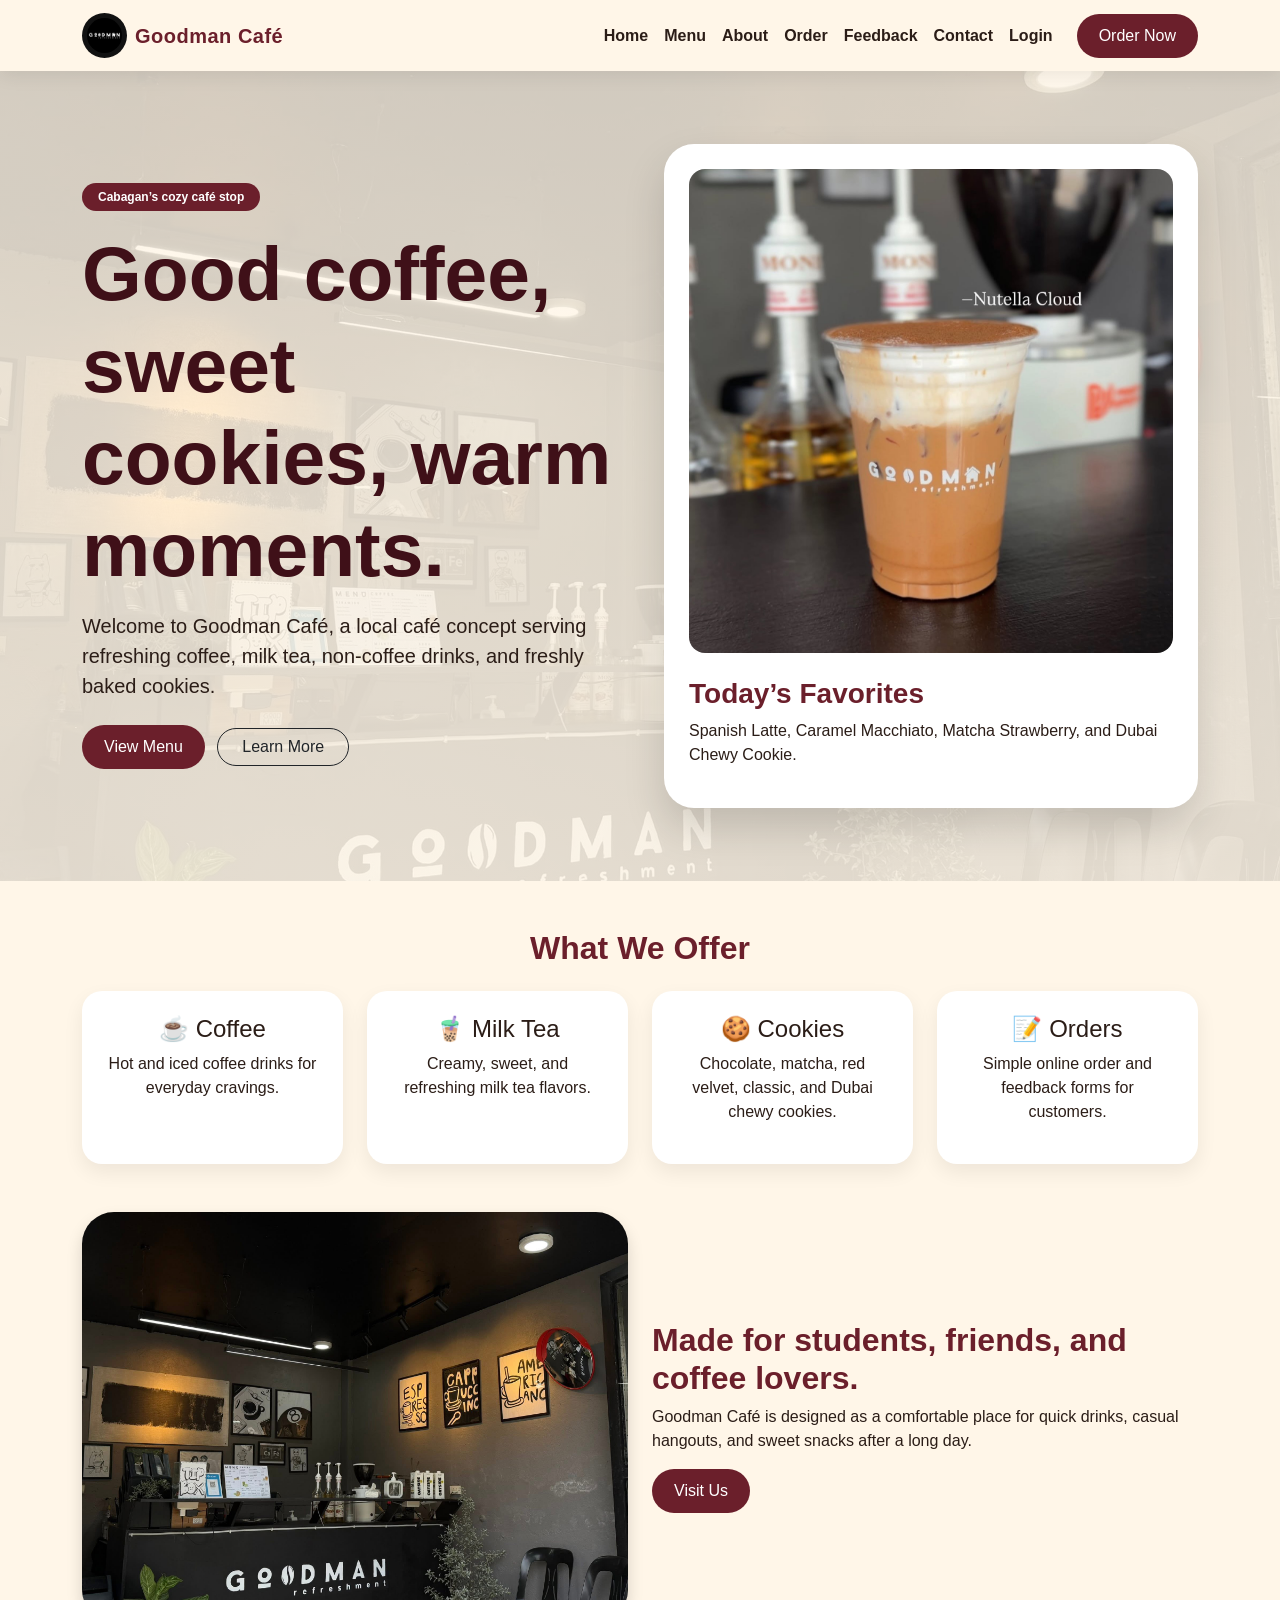
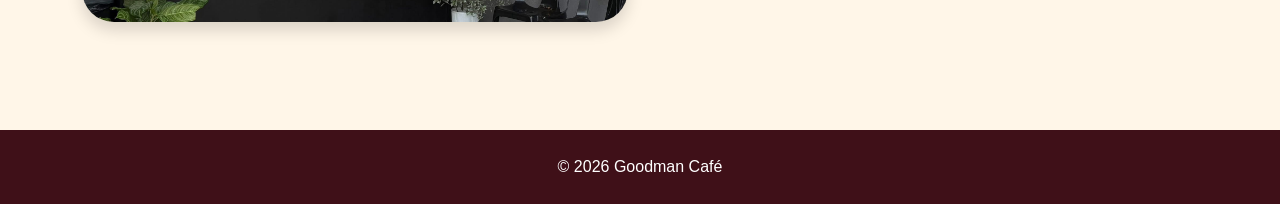
<file: index.html>
<!DOCTYPE html>
<html lang="en">
<head>
    <meta charset="UTF-8">
    <meta name="viewport" content="width=device-width, initial-scale=1.0">
    <title>Goodman Café | Home</title>

    <link href="https://cdn.jsdelivr.net/npm/bootstrap@5.3.3/dist/css/bootstrap.min.css" rel="stylesheet">
    <link rel="stylesheet" href="style.css">
</head>
<body>

    

<nav class="navbar navbar-expand-lg sticky-top">
    <div class="container">
<a class="navbar-brand d-flex align-items-center gap-2" href="index.html">
    <img src="logo.JPEG" alt="Goodman Refreshment Logo" class="nav-logo">
    Goodman Café
</a>        <button class="navbar-toggler" type="button" data-bs-toggle="collapse" data-bs-target="#navMenu">
            <span class="navbar-toggler-icon"></span>
        </button>

        <div class="collapse navbar-collapse" id="navMenu">
            <ul class="navbar-nav ms-auto">
                
                <li class="nav-item"><a class="nav-link" href="index.html">Home</a></li>
                <li class="nav-item"><a class="nav-link" href="menu.html">Menu</a></li>
                <li class="nav-item"><a class="nav-link" href="about.html">About</a></li>
                <li class="nav-item"><a class="nav-link" href="order.html">Order</a></li>
                <li class="nav-item"><a class="nav-link" href="feedback.html">Feedback</a></li>
                <li class="nav-item"><a class="nav-link" href="contact.html">Contact</a></li>
                <li class="nav-item"><a class="nav-link" href="login.html">Login</a></li>
            </ul>
            <a href="order.html" class="btn btn-wine ms-lg-3">Order Now</a>
        </div>
    </div>
</nav>

<section class="hero goodman-hero">
    <div class="container">
        <div class="row align-items-center g-5">
            <div class="col-lg-6">
                <span class="badge badge-wine rounded-pill px-3 py-2 mb-3">Cabagan’s cozy café stop</span>
                <h1>Good coffee, sweet cookies, warm moments.</h1>
                <p class="lead mt-3">
                    Welcome to Goodman Café, a local café concept serving refreshing coffee,
                    milk tea, non-coffee drinks, and freshly baked cookies.
                </p>
                <div class="mt-4">
                    <a href="menu.html" class="btn btn-wine me-2">View Menu</a>
                    <a href="about.html" class="btn btn-outline-dark rounded-pill px-4">Learn More</a>
                </div>
            </div>

            <div class="col-lg-6">
                <div class="hero-card">
                    <img src="best.JPEG"
                class="img-fluid rounded-4" alt="Coffee cup">
                    <h3 class="mt-4 section-title">Today’s Favorites</h3>
                    <p>Spanish Latte, Caramel Macchiato, Matcha Strawberry, and Dubai Chewy Cookie.</p>
                </div>
            </div>
        </div>
    </div>
</section>

<section class="container py-5">
    <h2 class="text-center section-title mb-4">What We Offer</h2>

    <div class="row g-4">
        <div class="col-md-3">
            <div class="feature-box text-center">
                <h4>☕ Coffee</h4>
                <p>Hot and iced coffee drinks for everyday cravings.</p>
            </div>
        </div>

        <div class="col-md-3">
            <div class="feature-box text-center">
                <h4>🧋 Milk Tea</h4>
                <p>Creamy, sweet, and refreshing milk tea flavors.</p>
            </div>
        </div>

        <div class="col-md-3">
            <div class="feature-box text-center">
                <h4>🍪 Cookies</h4>
                <p>Chocolate, matcha, red velvet, classic, and Dubai chewy cookies.</p>
            </div>
        </div>

        <div class="col-md-3">
            <div class="feature-box text-center">
                <h4>📝 Orders</h4>
                <p>Simple online order and feedback forms for customers.</p>
            </div>
        </div>
    </div>
</section>

<section class="container pb-5">
    <div class="row g-4 align-items-center">
        <div class="col-md-6">
            <img src="banner.JPEG"
                class="img-fluid rounded-5 shadow" alt="Cafe interior">
        </div>

        <div class="col-md-6">
            <h2 class="section-title">Made for students, friends, and coffee lovers.</h2>
            <p>
                Goodman Café is designed as a comfortable place for quick drinks,
                casual hangouts, and sweet snacks after a long day.
            </p>
            <a href="contact.html" class="btn btn-wine">Visit Us</a>
        </div>
    </div>
</section>

<footer class="footer text-center">
    <p class="mb-0">© 2026 Goodman Café</p>
</footer>

<script src="https://cdn.jsdelivr.net/npm/bootstrap@5.3.3/dist/js/bootstrap.bundle.min.js"></script>
<script src="script.js"></script>
</body>
</html>
</file>
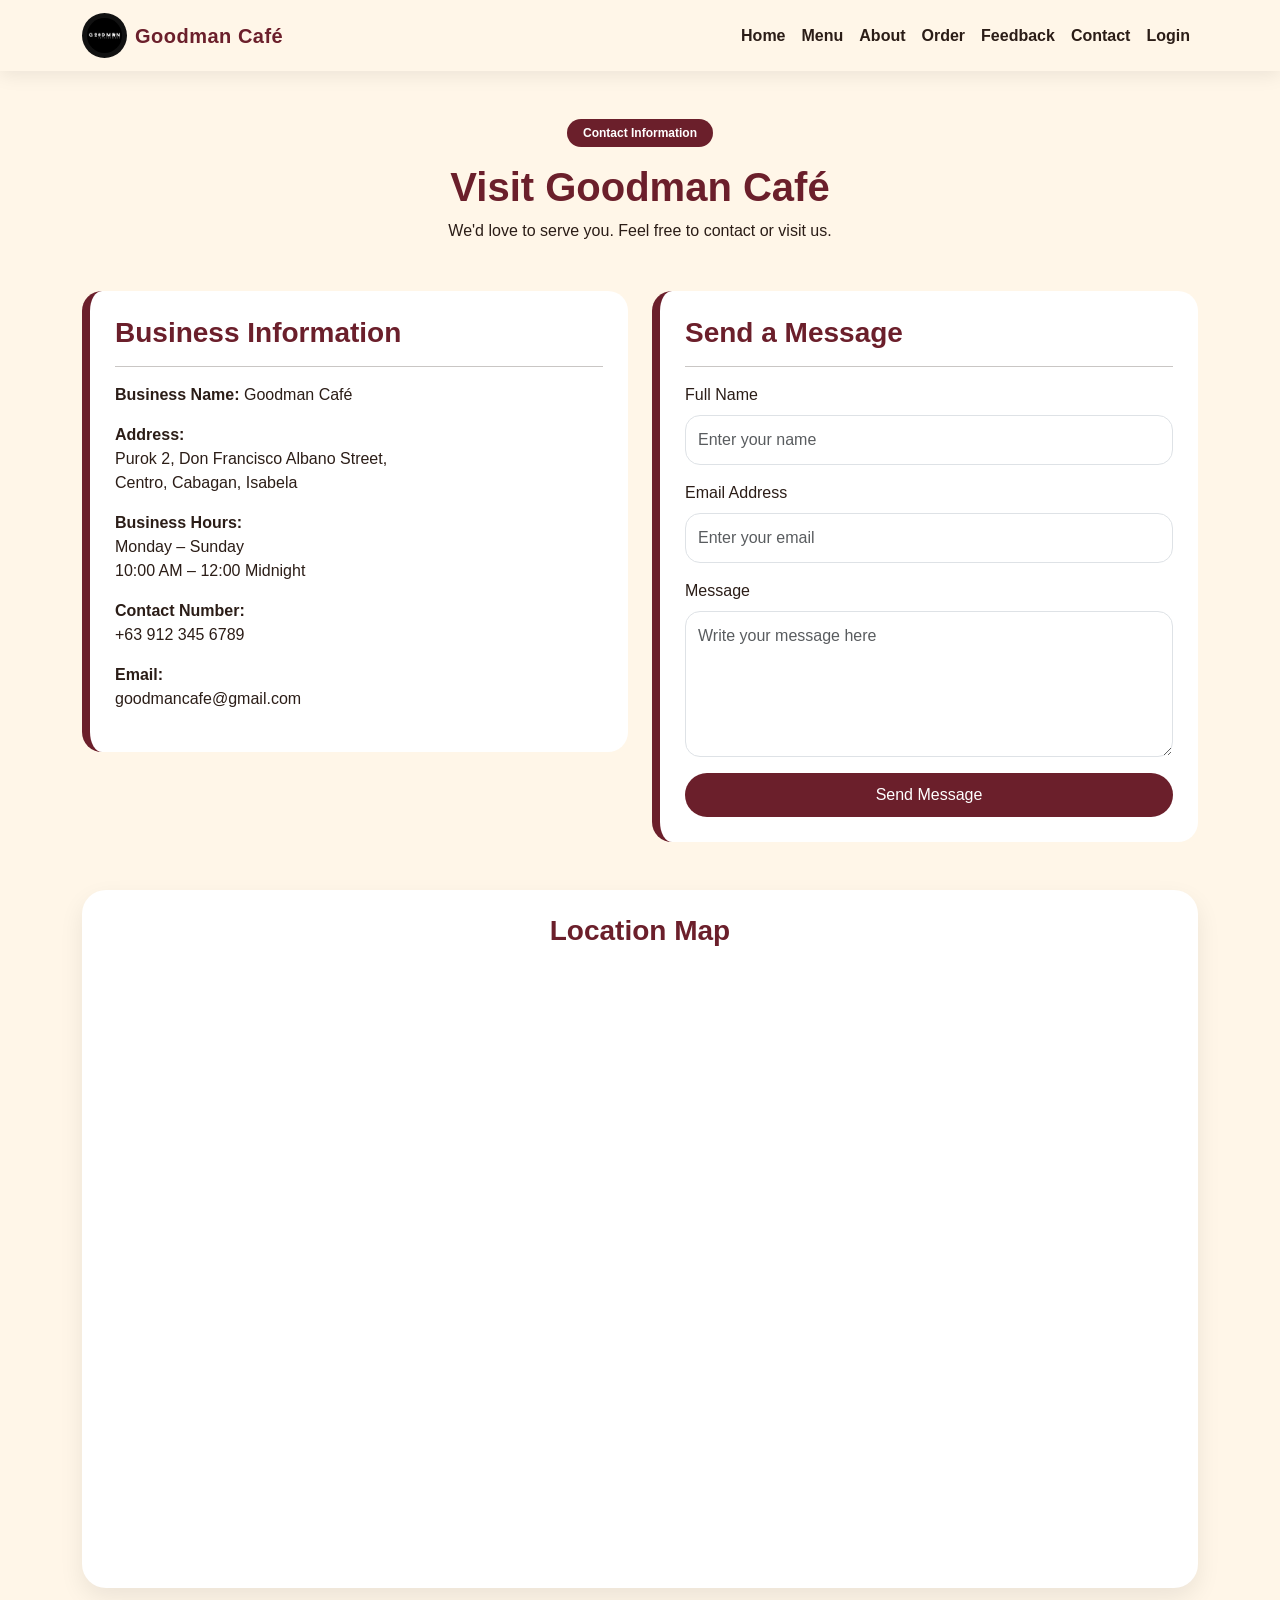
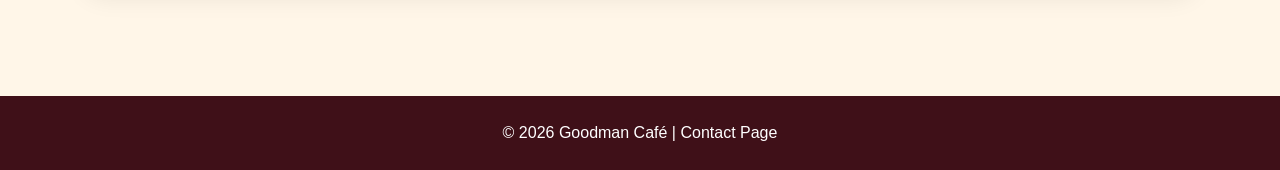
<file: contact.html>
<!DOCTYPE html>
<html lang="en">
<head>
    <meta charset="UTF-8">
    <meta name="viewport" content="width=device-width, initial-scale=1.0">
    <title>Goodman Café | Contact</title>

    <link href="https://cdn.jsdelivr.net/npm/bootstrap@5.3.3/dist/css/bootstrap.min.css" rel="stylesheet">
    <link rel="stylesheet" href="style.css">
</head>
<body>

<nav class="navbar navbar-expand-lg sticky-top">
    <div class="container">
<a class="navbar-brand d-flex align-items-center gap-2" href="index.html">
    <img src="logo.JPEG" alt="Goodman Refreshment Logo" class="nav-logo">
    Goodman Café
</a>
        <button class="navbar-toggler" type="button"
                data-bs-toggle="collapse"
                data-bs-target="#navMenu">
            <span class="navbar-toggler-icon"></span>
        </button>

        <div class="collapse navbar-collapse" id="navMenu">
            <ul class="navbar-nav ms-auto">
                <li class="nav-item"><a class="nav-link" href="index.html">Home</a></li>
                <li class="nav-item"><a class="nav-link" href="menu.html">Menu</a></li>
                <li class="nav-item"><a class="nav-link" href="about.html">About</a></li>
                <li class="nav-item"><a class="nav-link" href="order.html">Order</a></li>
                <li class="nav-item"><a class="nav-link" href="feedback.html">Feedback</a></li>
                <li class="nav-item"><a class="nav-link active" href="contact.html">Contact</a></li>
                <li class="nav-item"><a class="nav-link" href="login.html">Login</a></li>
            </ul>
        </div>
    </div>
</nav>

<section class="container py-5">
    <div class="text-center mb-5">
        <span class="badge badge-wine rounded-pill px-3 py-2">
            Contact Information
        </span>

        <h1 class="section-title mt-3">Visit Goodman Café</h1>

        <p>
            We'd love to serve you. Feel free to contact or visit us.
        </p>
    </div>

    <div class="row g-4">

        <div class="col-lg-6">
            <div class="contact-box">
                <h3 class="section-title">Business Information</h3>

                <hr>

                <p><strong>Business Name:</strong> Goodman Café</p>

                <p>
                    <strong>Address:</strong><br>
                    Purok 2, Don Francisco Albano Street,<br>
                    Centro, Cabagan, Isabela
                </p>

                <p>
                    <strong>Business Hours:</strong><br>
                    Monday – Sunday<br>
                    10:00 AM – 12:00 Midnight
                </p>

                <p>
                    <strong>Contact Number:</strong><br>
                    +63 912 345 6789
                </p>

                <p>
                    <strong>Email:</strong><br>
                    goodmancafe@gmail.com
                </p>
            </div>
        </div>

        <div class="col-lg-6">
            <div class="contact-box">
                <h3 class="section-title">Send a Message</h3>

                <hr>

                <form>
                    <div class="mb-3">
                        <label class="form-label">Full Name</label>
                        <input type="text"
                               class="form-control"
                               placeholder="Enter your name">
                    </div>

                    <div class="mb-3">
                        <label class="form-label">Email Address</label>
                        <input type="email"
                               class="form-control"
                               placeholder="Enter your email">
                    </div>

                    <div class="mb-3">
                        <label class="form-label">Message</label>
                        <textarea class="form-control"
                                  rows="5"
                                  placeholder="Write your message here"></textarea>
                    </div>

                    <button class="btn btn-wine w-100">
                        Send Message
                    </button>
                </form>
            </div>
        </div>

    </div>
</section>

<section class="container pb-5">
    <div class="card p-4">
        <h3 class="section-title text-center mb-3">
            Location Map
        </h3>

        <div class="ratio ratio-16x9">
            <iframe
                src="https://maps.google.com/maps?q=Cabagan%20Isabela&t=&z=13&ie=UTF8&iwloc=&output=embed"
                allowfullscreen>
            </iframe>
        </div>
    </div>
</section>

<footer class="footer text-center">
    <p class="mb-0">
        © 2026 Goodman Café | Contact Page
    </p>
</footer>

<script src="https://cdn.jsdelivr.net/npm/bootstrap@5.3.3/dist/js/bootstrap.bundle.min.js"></script>
<script src="script.js"></script>

</body>
</html>
</file>
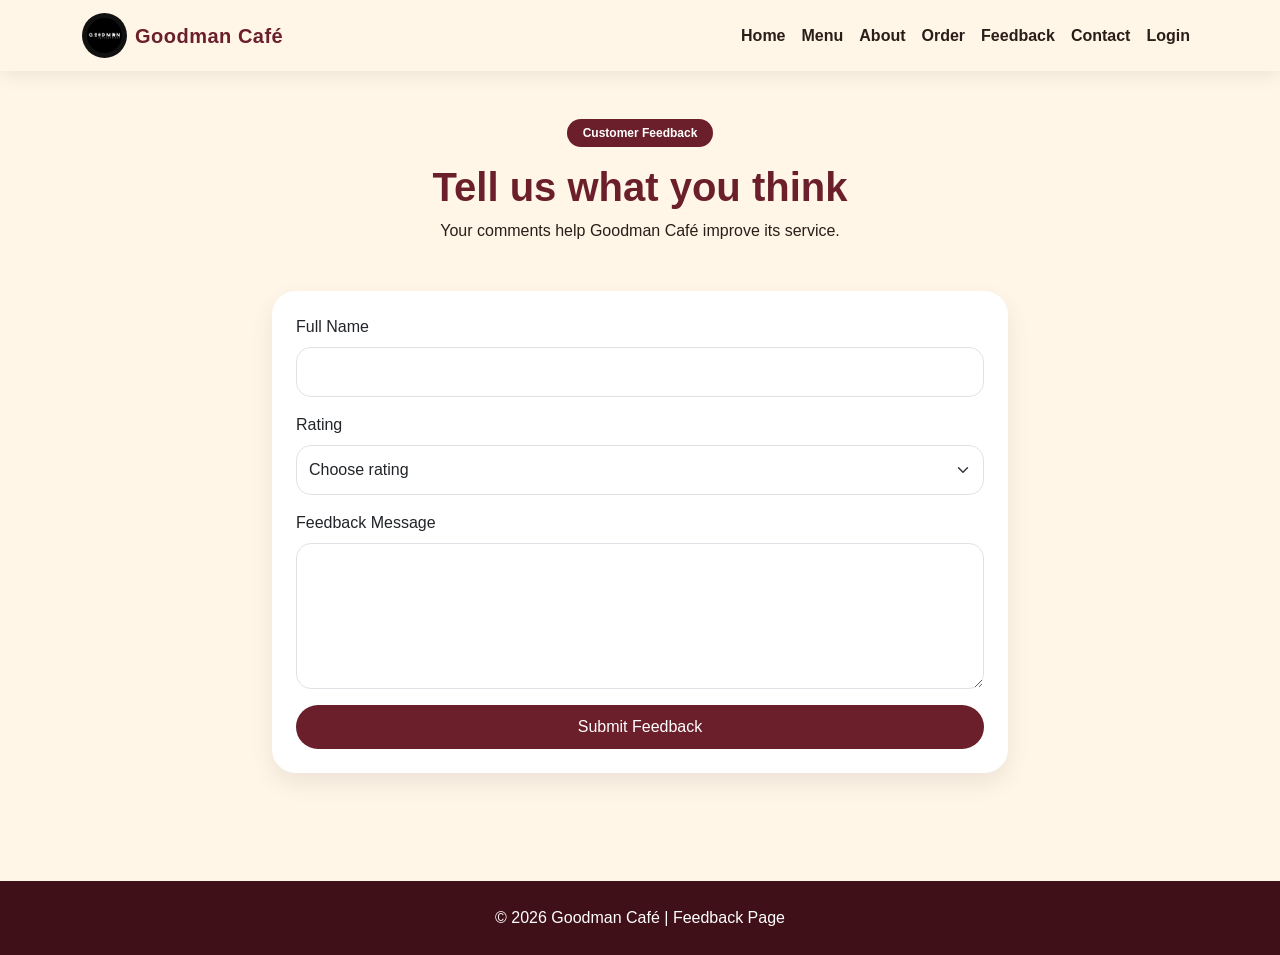
<file: feedback.html>
<!DOCTYPE html>
<html lang="en">
<head>
    <meta charset="UTF-8">
    <meta name="viewport" content="width=device-width, initial-scale=1.0">
    <title>Goodman Café | Feedback</title>

    <link href="https://cdn.jsdelivr.net/npm/bootstrap@5.3.3/dist/css/bootstrap.min.css" rel="stylesheet">
    <link rel="stylesheet" href="style.css">
</head>
<body>

<nav class="navbar navbar-expand-lg sticky-top">
    <div class="container">
<a class="navbar-brand d-flex align-items-center gap-2" href="index.html">
    <img src="logo.JPEG" alt="Goodman Refreshment Logo" class="nav-logo">
    Goodman Café
</a>
        <button class="navbar-toggler" type="button" data-bs-toggle="collapse" data-bs-target="#navMenu">
            <span class="navbar-toggler-icon"></span>
        </button>

        <div class="collapse navbar-collapse" id="navMenu">
            <ul class="navbar-nav ms-auto">
                <li class="nav-item"><a class="nav-link" href="index.html">Home</a></li>
                <li class="nav-item"><a class="nav-link" href="menu.html">Menu</a></li>
                <li class="nav-item"><a class="nav-link" href="about.html">About</a></li>
                <li class="nav-item"><a class="nav-link" href="order.html">Order</a></li>
                <li class="nav-item"><a class="nav-link active" href="feedback.html">Feedback</a></li>
                <li class="nav-item"><a class="nav-link" href="contact.html">Contact</a></li>
                <li class="nav-item"><a class="nav-link" href="login.html">Login</a></li>
            </ul>
        </div>
    </div>
</nav>

<section class="container py-5">
    <div class="text-center mb-5">
        <span class="badge badge-wine rounded-pill px-3 py-2">Customer Feedback</span>
        <h1 class="section-title mt-3">Tell us what you think</h1>
        <p>Your comments help Goodman Café improve its service.</p>
    </div>

    <div class="row justify-content-center">
        <div class="col-lg-8">
            <div class="card p-4">
                <form id="feedbackForm">
                    <div class="mb-3">
                        <label class="form-label">Full Name</label>
                        <input type="text" id="feedbackName" class="form-control" required>
                    </div>

                    <div class="mb-3">
                        <label class="form-label">Rating</label>
                        <select id="rating" class="form-select" required>
                            <option value="">Choose rating</option>
                            <option>5 - Excellent</option>
                            <option>4 - Very Good</option>
                            <option>3 - Good</option>
                            <option>2 - Fair</option>
                            <option>1 - Needs Improvement</option>
                        </select>
                    </div>

                    <div class="mb-3">
                        <label class="form-label">Feedback Message</label>
                        <textarea id="message" class="form-control" rows="5" required></textarea>
                    </div>

                    <button type="submit" class="btn btn-wine w-100">Submit Feedback</button>
                </form>

                <div id="feedbackResult" class="alert alert-success mt-4 d-none"></div>
            </div>
        </div>
    </div>
</section>

<footer class="footer text-center">
    <p class="mb-0">© 2026 Goodman Café | Feedback Page</p>
</footer>

<script src="https://cdn.jsdelivr.net/npm/bootstrap@5.3.3/dist/js/bootstrap.bundle.min.js"></script>
<script src="script.js"></script>
</body>
</html>
</file>
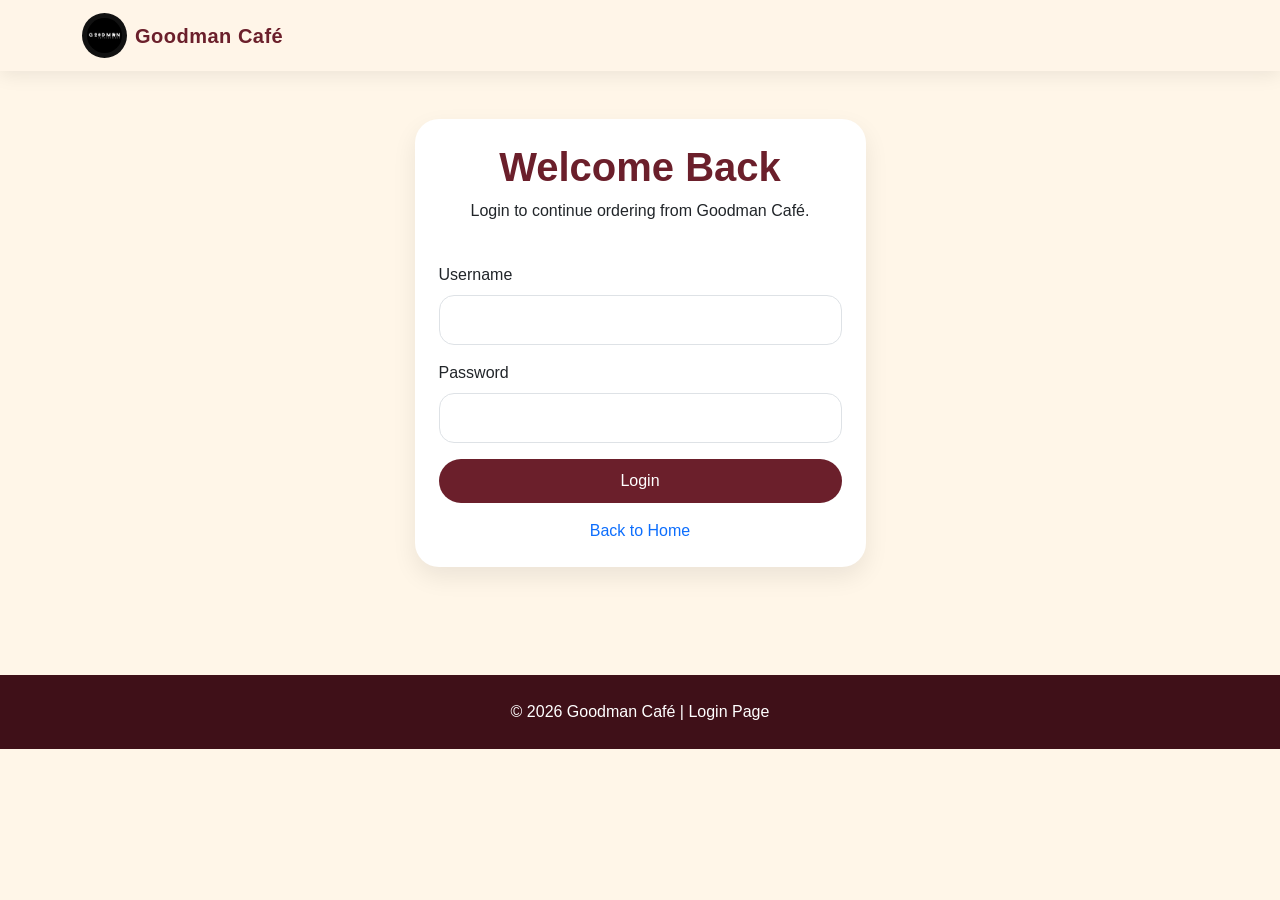
<file: login.html>
<!DOCTYPE html>
<html lang="en">
<head>
    <meta charset="UTF-8">
    <meta name="viewport" content="width=device-width, initial-scale=1.0">
    <title>Goodman Café | Login</title>

    <link href="https://cdn.jsdelivr.net/npm/bootstrap@5.3.3/dist/css/bootstrap.min.css" rel="stylesheet">
    <link rel="stylesheet" href="style.css">
</head>
<body>

<nav class="navbar navbar-expand-lg sticky-top">
    <div class="container">
<a class="navbar-brand d-flex align-items-center gap-2" href="index.html">
    <img src="logo.JPEG" alt="Goodman Refreshment Logo" class="nav-logo">
    Goodman Café
</a>    </div>
</nav>

<section class="container py-5">
    <div class="row justify-content-center align-items-center">
        <div class="col-lg-5">
            <div class="card p-4">
                <div class="text-center mb-4">
                    <h1 class="section-title">Welcome Back</h1>
                    <p>Login to continue ordering from Goodman Café.</p>
                </div>

                <form id="loginForm">
                    <div class="mb-3">
                        <label class="form-label">Username</label>
                        <input type="text" id="loginName" class="form-control" required>
                    </div>

                    <div class="mb-3">
                        <label class="form-label">Password</label>
                        <input type="password" id="loginPassword" class="form-control" required>
                    </div>

                    <button type="submit" class="btn btn-wine w-100">Login</button>
                </form>

                <div id="loginResult" class="alert alert-success mt-4 d-none"></div>

                <div class="text-center mt-3">
                    <a href="index.html" class="text-decoration-none">Back to Home</a>
                </div>
            </div>
        </div>
    </div>
</section>

<footer class="footer text-center">
    <p class="mb-0">© 2026 Goodman Café | Login Page</p>
</footer>

<script src="https://cdn.jsdelivr.net/npm/bootstrap@5.3.3/dist/js/bootstrap.bundle.min.js"></script>
<script src="script.js"></script>
</body>
</html>
</file>
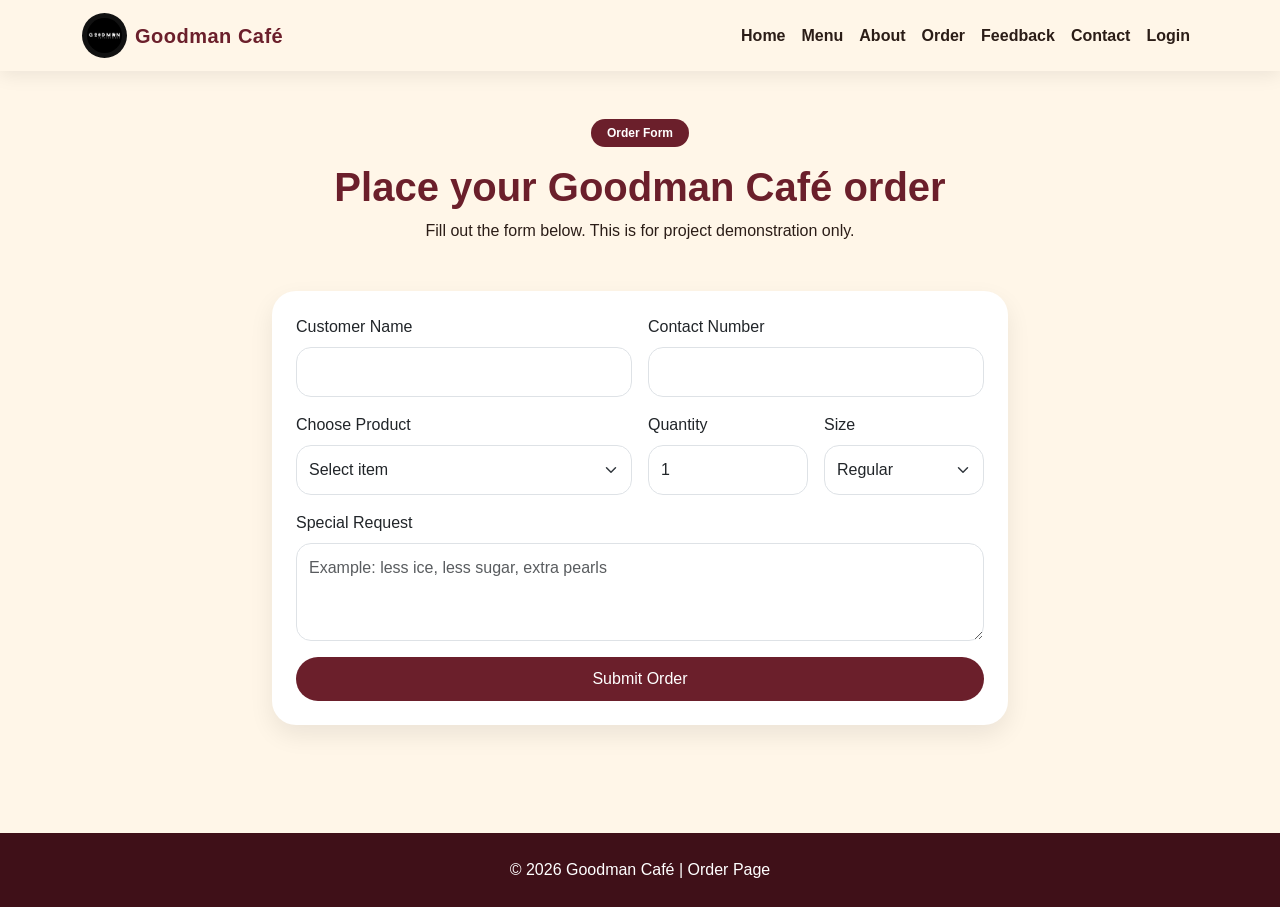
<file: order.html>
<!DOCTYPE html>
<html lang="en">
<head>
    <meta charset="UTF-8">
    <meta name="viewport" content="width=device-width, initial-scale=1.0">
    <title>Goodman Café | Order</title>

    <link href="https://cdn.jsdelivr.net/npm/bootstrap@5.3.3/dist/css/bootstrap.min.css" rel="stylesheet">
    <link rel="stylesheet" href="style.css">
</head>
<body>

<nav class="navbar navbar-expand-lg sticky-top">
    <div class="container">
<a class="navbar-brand d-flex align-items-center gap-2" href="index.html">
    <img src="logo.JPEG" alt="Goodman Refreshment Logo" class="nav-logo">
    Goodman Café
</a>        <button class="navbar-toggler" type="button" data-bs-toggle="collapse" data-bs-target="#navMenu">
            <span class="navbar-toggler-icon"></span>
        </button>

        <div class="collapse navbar-collapse" id="navMenu">
            <ul class="navbar-nav ms-auto">
                <li class="nav-item"><a class="nav-link" href="index.html">Home</a></li>
                <li class="nav-item"><a class="nav-link" href="menu.html">Menu</a></li>
                <li class="nav-item"><a class="nav-link" href="about.html">About</a></li>
                <li class="nav-item"><a class="nav-link active" href="order.html">Order</a></li>
                <li class="nav-item"><a class="nav-link" href="feedback.html">Feedback</a></li>
                <li class="nav-item"><a class="nav-link" href="contact.html">Contact</a></li>
                <li class="nav-item"><a class="nav-link" href="login.html">Login</a></li>
            </ul>
        </div>
    </div>
</nav>

<section class="container py-5">
    <div class="text-center mb-5">
        <span class="badge badge-wine rounded-pill px-3 py-2">Order Form</span>
        <h1 class="section-title mt-3">Place your Goodman Café order</h1>
        <p>Fill out the form below. This is for project demonstration only.</p>
    </div>

    <div class="row justify-content-center">
        <div class="col-lg-8">
            <div class="card p-4">
                <form id="orderForm">
                    <div class="row g-3">
                        <div class="col-md-6">
                            <label class="form-label">Customer Name</label>
                            <input type="text" class="form-control" id="customerName" required>
                        </div>

                        <div class="col-md-6">
                            <label class="form-label">Contact Number</label>
                            <input type="text" class="form-control" id="contactNumber" required>
                        </div>

                        <div class="col-md-6">
                            <label class="form-label">Choose Product</label>
                            <select class="form-select" id="product" required>
                                <option value="">Select item</option>
                                <option>Americano</option>
                                <option>Cappuccino</option>
                                <option>Spanish Latte</option>
                                <option>Mango Graham</option>
                                <option>Okinawa Milk Tea</option>
                                <option>Matcha Strawberry</option>
                                <option>Milky Choco</option>
                                <option>Chocolate Cookie</option>
                                <option>Matcha Cookie</option>
                                <option>Red Velvet Cookie</option>
                                <option>Original Chocolate-Chip Cookie</option>
                                <option>Dubai Chewy Cookie</option>
                            </select>
                        </div>

                        <div class="col-md-3">
                            <label class="form-label">Quantity</label>
                            <input type="number" class="form-control" id="quantity" min="1" value="1" required>
                        </div>

                        <div class="col-md-3">
                            <label class="form-label">Size</label>
                            <select class="form-select" id="size">
                                <option>Regular</option>
                                <option>Large</option>
                            </select>
                        </div>

                        <div class="col-12">
                            <label class="form-label">Special Request</label>
                            <textarea class="form-control" id="request" rows="3" placeholder="Example: less ice, less sugar, extra pearls"></textarea>
                        </div>

                        <div class="col-12">
                            <button type="submit" class="btn btn-wine w-100">Submit Order</button>
                        </div>
                    </div>
                </form>

                <div id="orderResult" class="alert alert-success mt-4 d-none"></div>
            </div>
        </div>
    </div>
</section>

<footer class="footer text-center">
    <p class="mb-0">© 2026 Goodman Café | Order Page</p>
</footer>

<script src="https://cdn.jsdelivr.net/npm/bootstrap@5.3.3/dist/js/bootstrap.bundle.min.js"></script>
<script src="script.js"></script>
</body>
</html>
</file>
<file: style.css>
:root{
    --wine:#6b1f2b;
    --wine-dark:#3f1018;
    --cream:#fff6e8;
    --soft:#f3dfc7;
    --brown:#7b4b32;
    --text:#2b1d17;
}

*{
    box-sizing:border-box;
}

body{
    margin:0;
    font-family: 'Segoe UI', Arial, sans-serif;
    background:var(--cream);
    color:var(--text);
}

.navbar{
    background:rgba(255,246,232,0.95);
    box-shadow:0 4px 18px rgba(0,0,0,0.08);
}

.navbar-brand{
    color:var(--wine)!important;
    font-weight:800;
    letter-spacing:.5px;
}

.nav-link{
    color:var(--text)!important;
    font-weight:600;
}

.nav-link:hover{
    color:var(--wine)!important;
}

.nav-logo{
    width:45px;
    height:45px;
    object-fit:contain;
    background:#111;
    border-radius:50%;
    padding:5px;
}

.btn-wine{
    background:var(--wine);
    color:white;
    border:none;
    border-radius:30px;
    padding:10px 22px;
}

.btn-wine:hover{
    background:var(--wine-dark);
    color:white;
}

.hero{
    min-height:90vh;
    display:flex;
    align-items:center;
    background:
    linear-gradient(rgba(255,246,232,.90), rgba(255,246,232,.90)),
    url("https://images.unsplash.com/photo-1495474472287-4d71bcdd2085?q=80&w=1600");
    background-size:cover;
    background-position:center;
}

.hero h1{
    font-size:clamp(2.4rem, 6vw, 5rem);
    font-weight:900;
    color:var(--wine-dark);
}

.hero-card{
    background:white;
    border-radius:30px;
    padding:25px;
    box-shadow:0 20px 40px rgba(0,0,0,.15);
}

.section-title{
    color:var(--wine);
    font-weight:900;
}

.card{
    border:none;
    border-radius:24px;
    box-shadow:0 10px 25px rgba(0,0,0,.08);
    overflow:hidden;
}

.menu-card img{
    height:210px;
    object-fit:cover;
}

.price{
    color:var(--wine);
    font-weight:800;
}

.badge-wine{
    background:var(--wine);
    color:white;
}

.form-control, .form-select{
    border-radius:15px;
    padding:12px;
}

.footer{
    background:var(--wine-dark);
    color:white;
    padding:25px 0;
    margin-top:60px;
}

.feature-box{
    background:white;
    border-radius:20px;
    padding:24px;
    height:100%;
    box-shadow:0 8px 20px rgba(0,0,0,.07);
}

.contact-box{
    background:white;
    border-left:8px solid var(--wine);
    border-radius:20px;
    padding:25px;
}

.goodman-hero{
    background:
    linear-gradient(rgba(255,246,232,.82), rgba(255,246,232,.88)),
    url("banner.JPEG");
background-size:cover;
    background-position:center;
}
</file>
